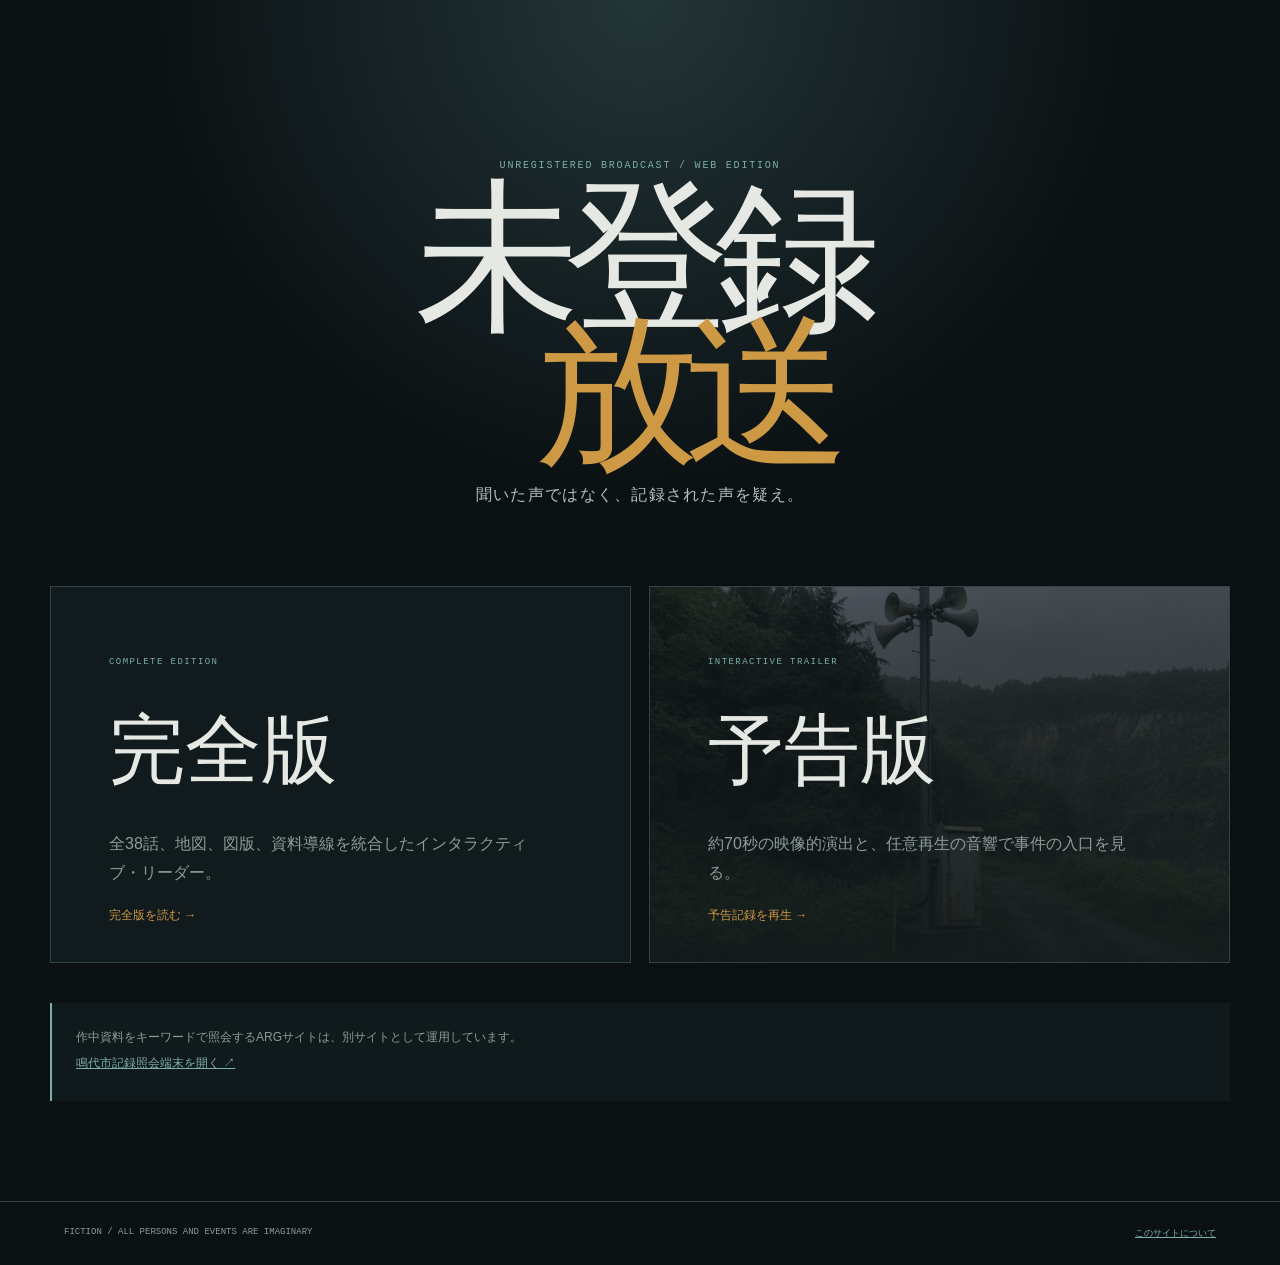
<file: index.html>
<!doctype html>
<html lang="ja">
<head>
  <meta charset="utf-8">
  <meta name="viewport" content="width=device-width,initial-scale=1">
  <meta name="theme-color" content="#0b1113">
  <meta name="description" content="『未登録放送』Web版。完全インタラクティブ版と予告版。">
  <title>未登録放送｜Web Edition</title>
  <link rel="stylesheet" href="landing.css">
</head>
<body>
  <main>
    <header class="hero">
      <p>UNREGISTERED BROADCAST / WEB EDITION</p>
      <h1>未登録<span>放送</span></h1>
      <p class="tagline">聞いた声ではなく、記録された声を疑え。</p>
    </header>
    <section class="editions" aria-label="閲覧形式を選択">
      <a class="edition complete" href="complete/">
        <small>COMPLETE EDITION</small>
        <h2>完全版</h2>
        <p>全38話、地図、図版、資料導線を統合したインタラクティブ・リーダー。</p>
        <span>完全版を読む →</span>
      </a>
      <a class="edition trailer" href="trailer/">
        <small>INTERACTIVE TRAILER</small>
        <h2>予告版</h2>
        <p>約70秒の映像的演出と、任意再生の音響で事件の入口を見る。</p>
        <span>予告記録を再生 →</span>
      </a>
    </section>
    <aside class="arg-note">
      <p>作中資料をキーワードで照会するARGサイトは、別サイトとして運用しています。</p>
      <a href="https://nonamenonowork.github.io/narushiro-archive/">鳴代市記録照会端末を開く ↗</a>
    </aside>
  </main>
  <footer><span>FICTION / ALL PERSONS AND EVENTS ARE IMAGINARY</span><a href="about.html">このサイトについて</a></footer>
</body>
</html>
</file>
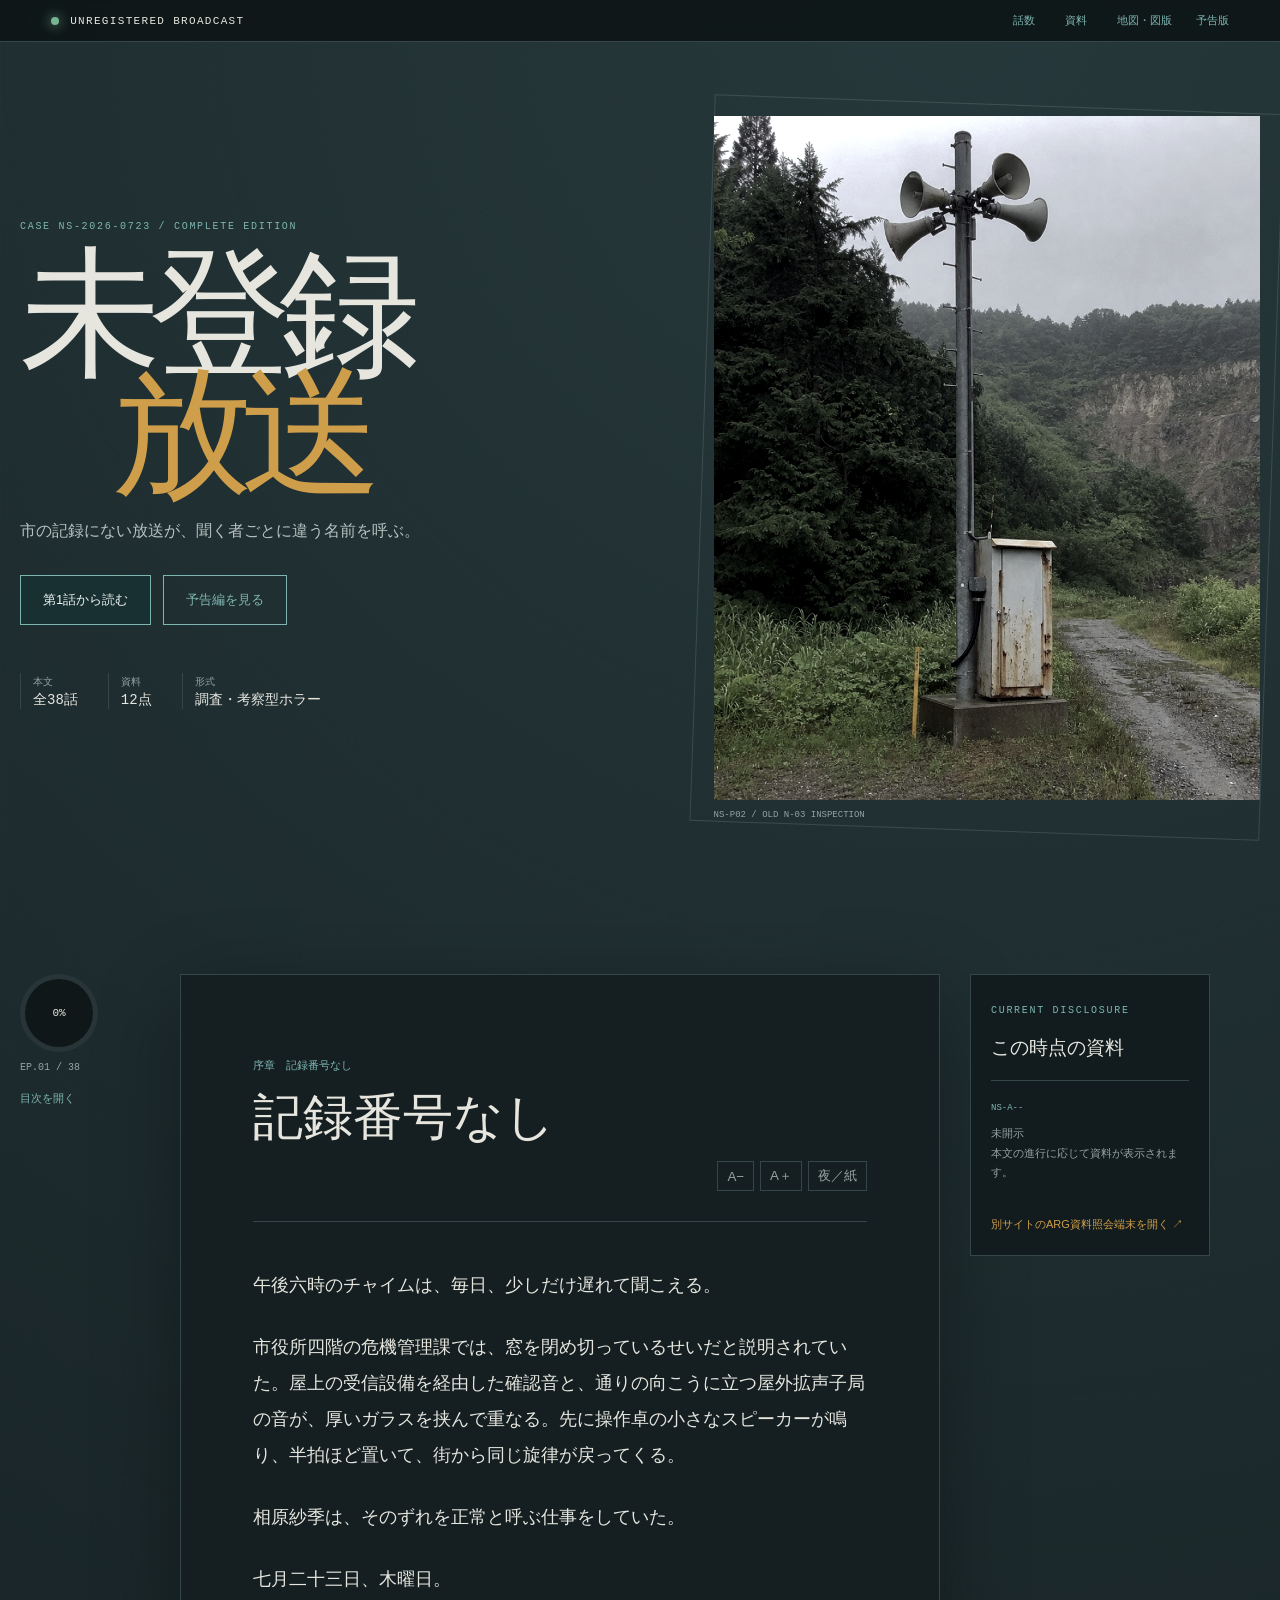
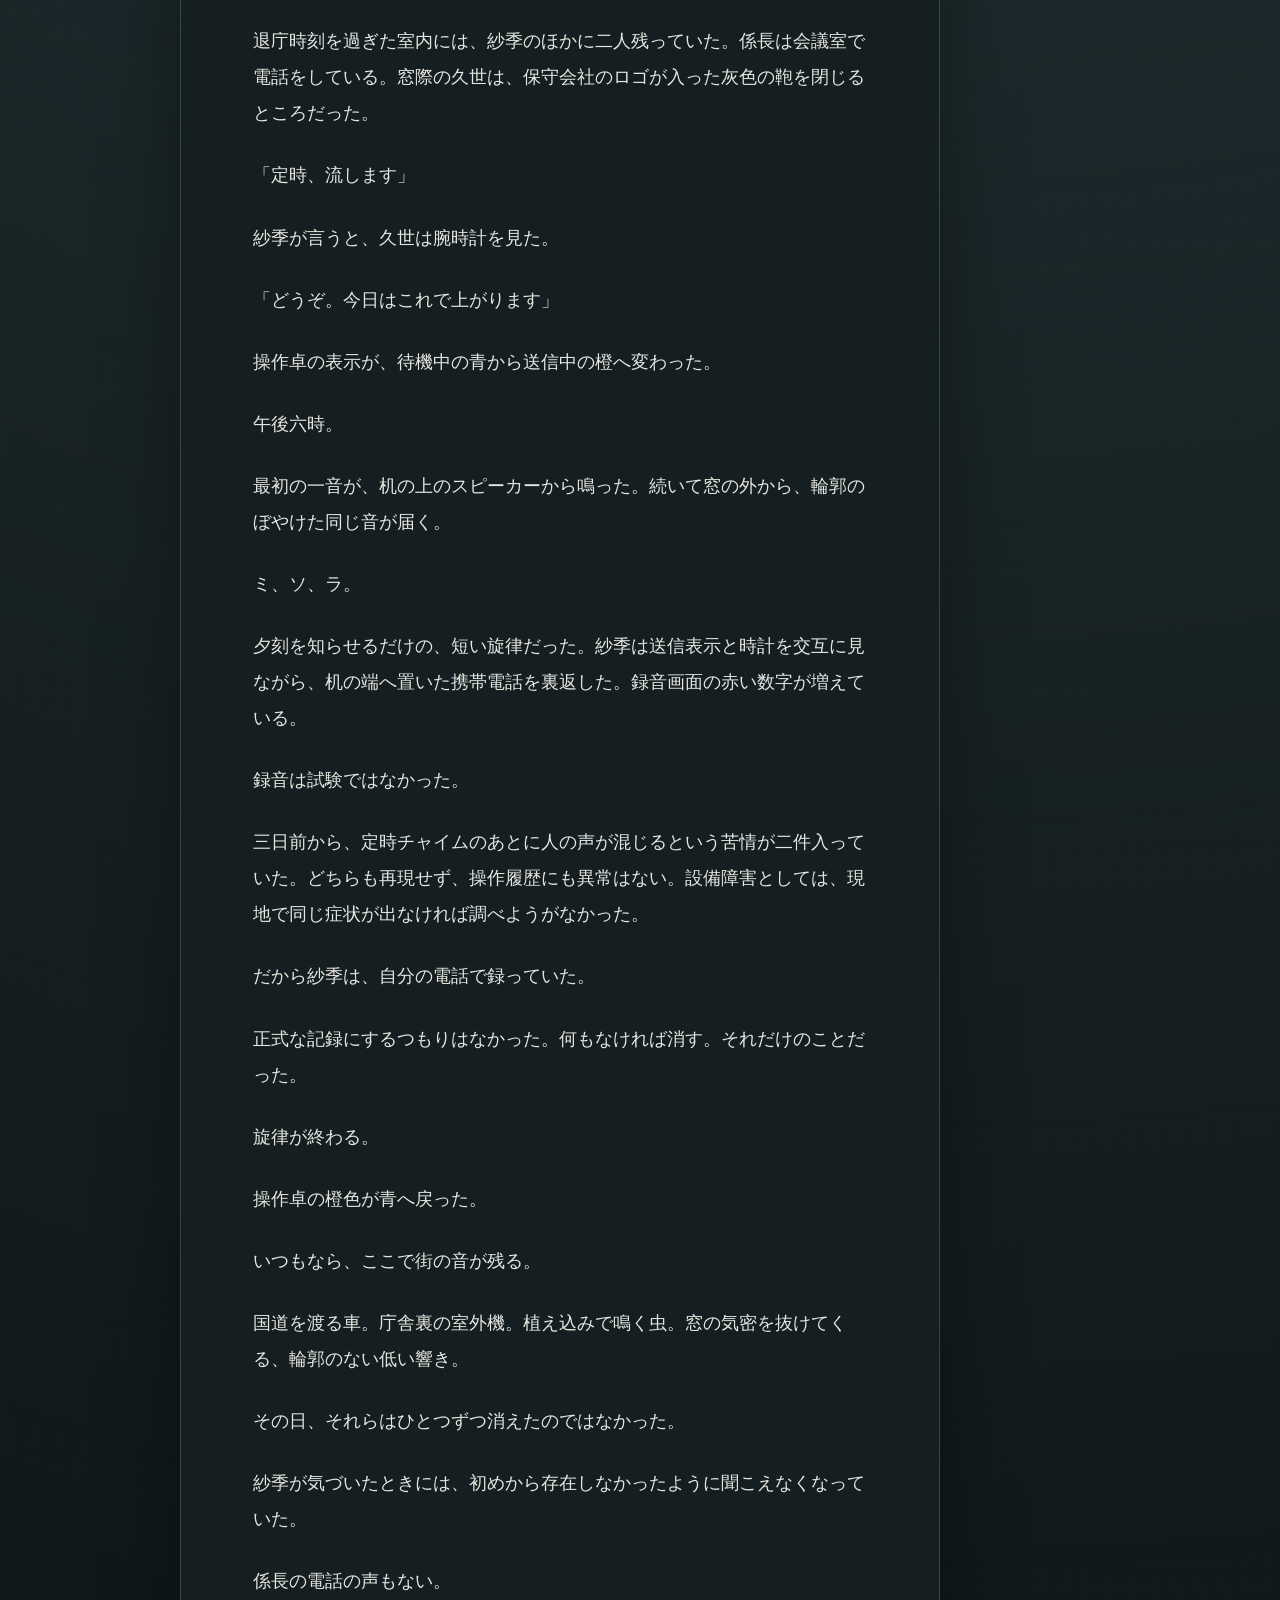
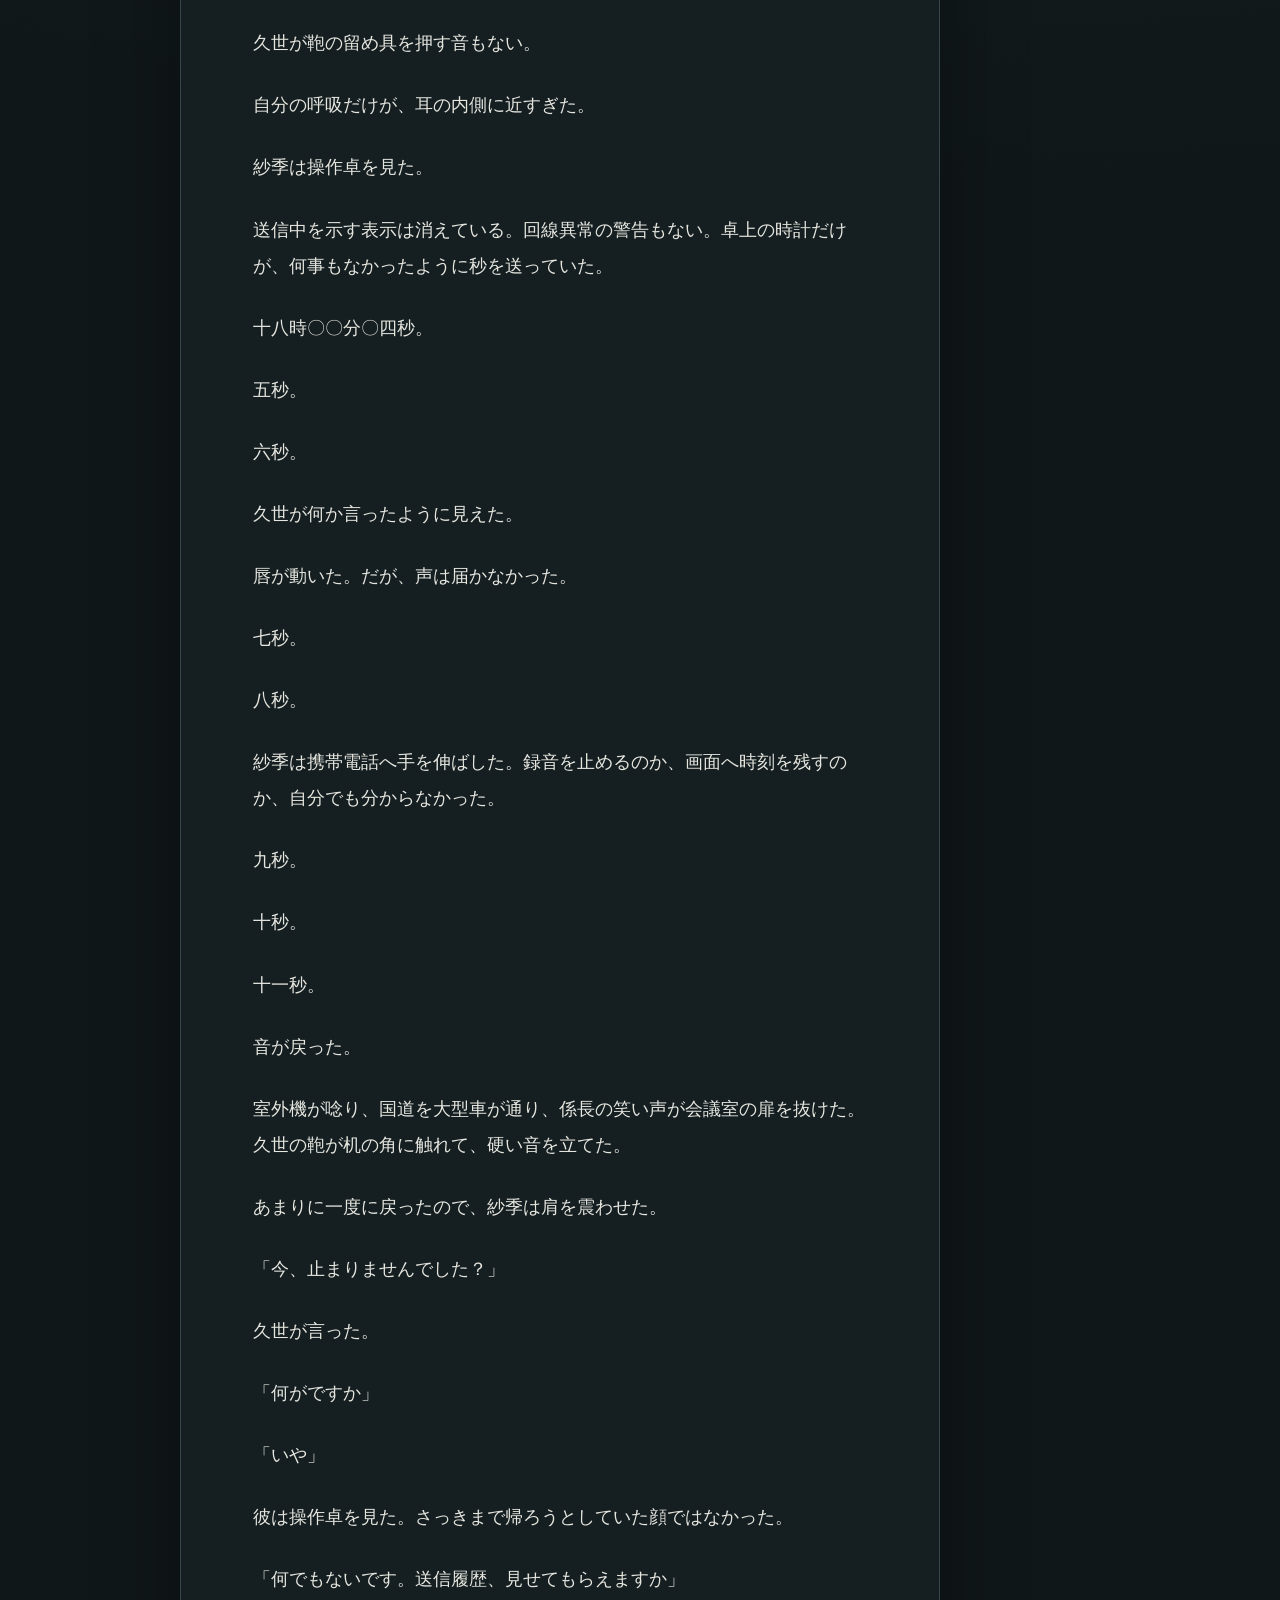
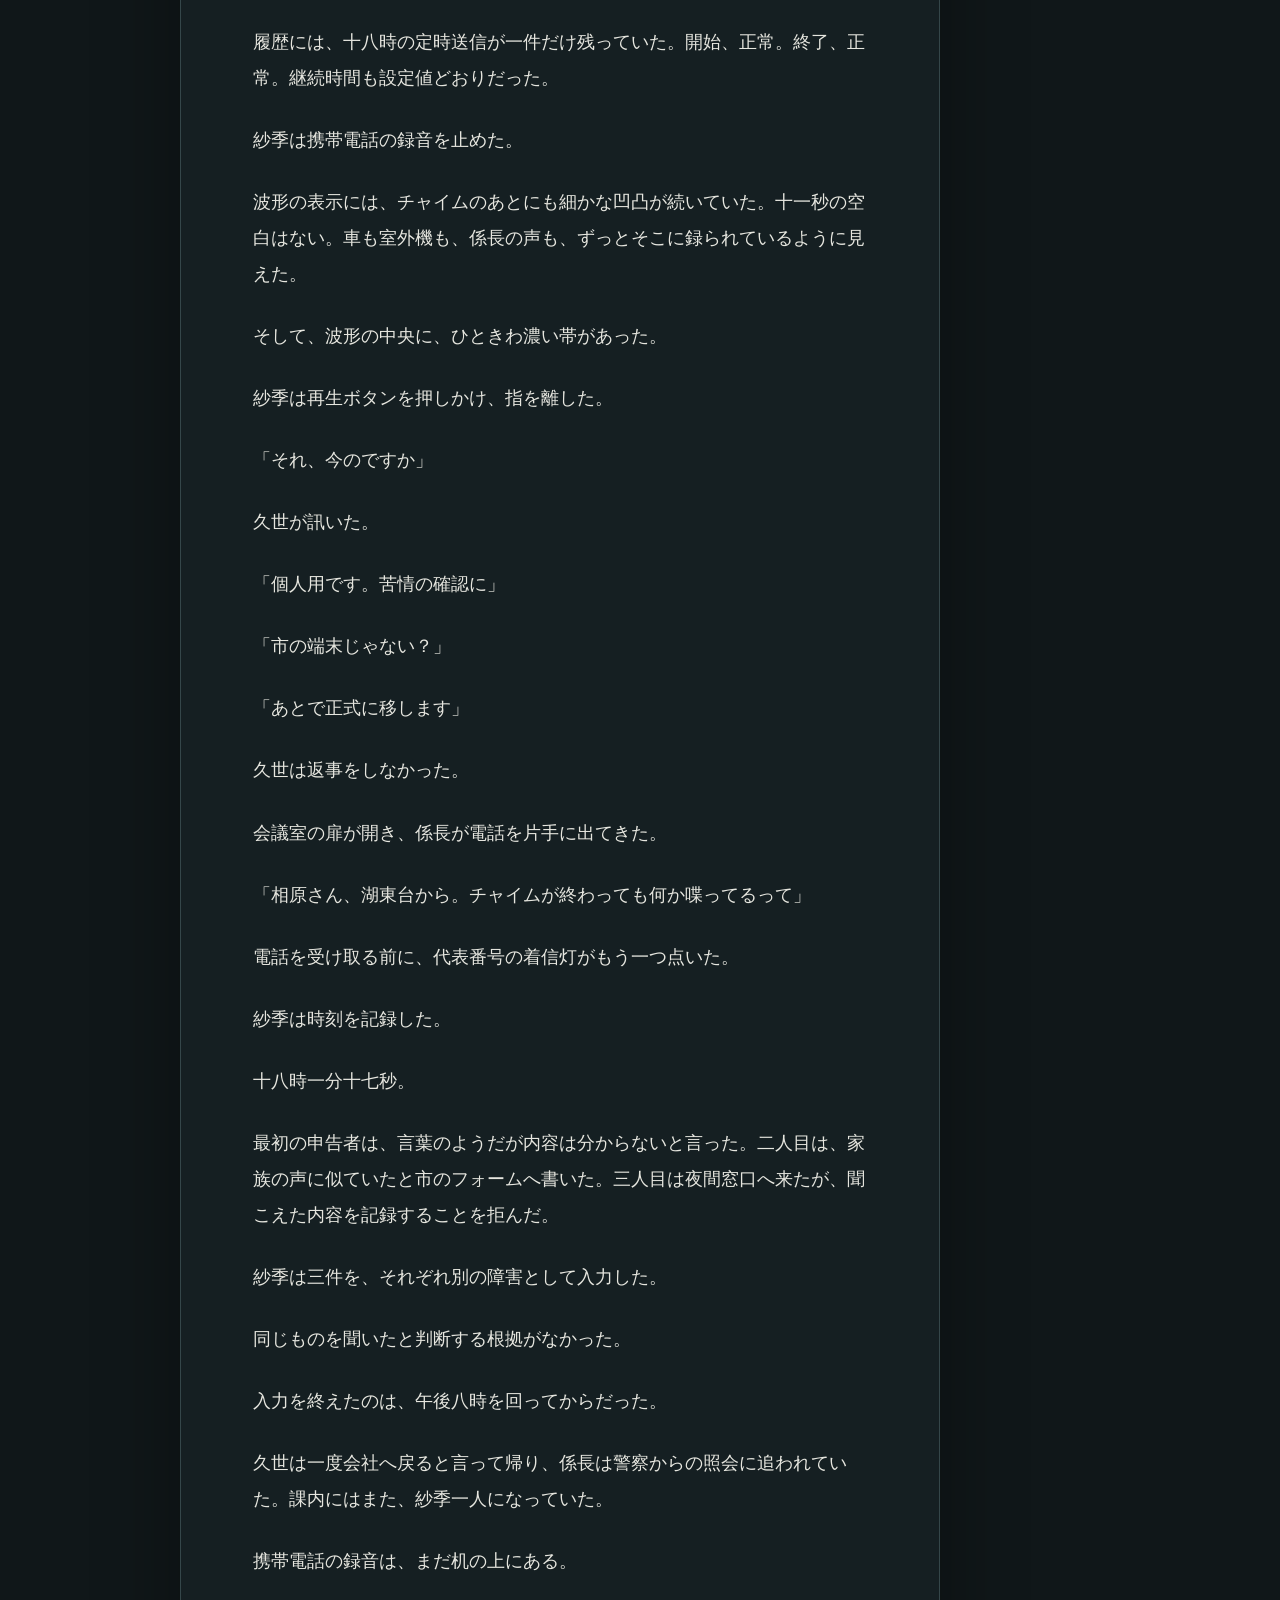
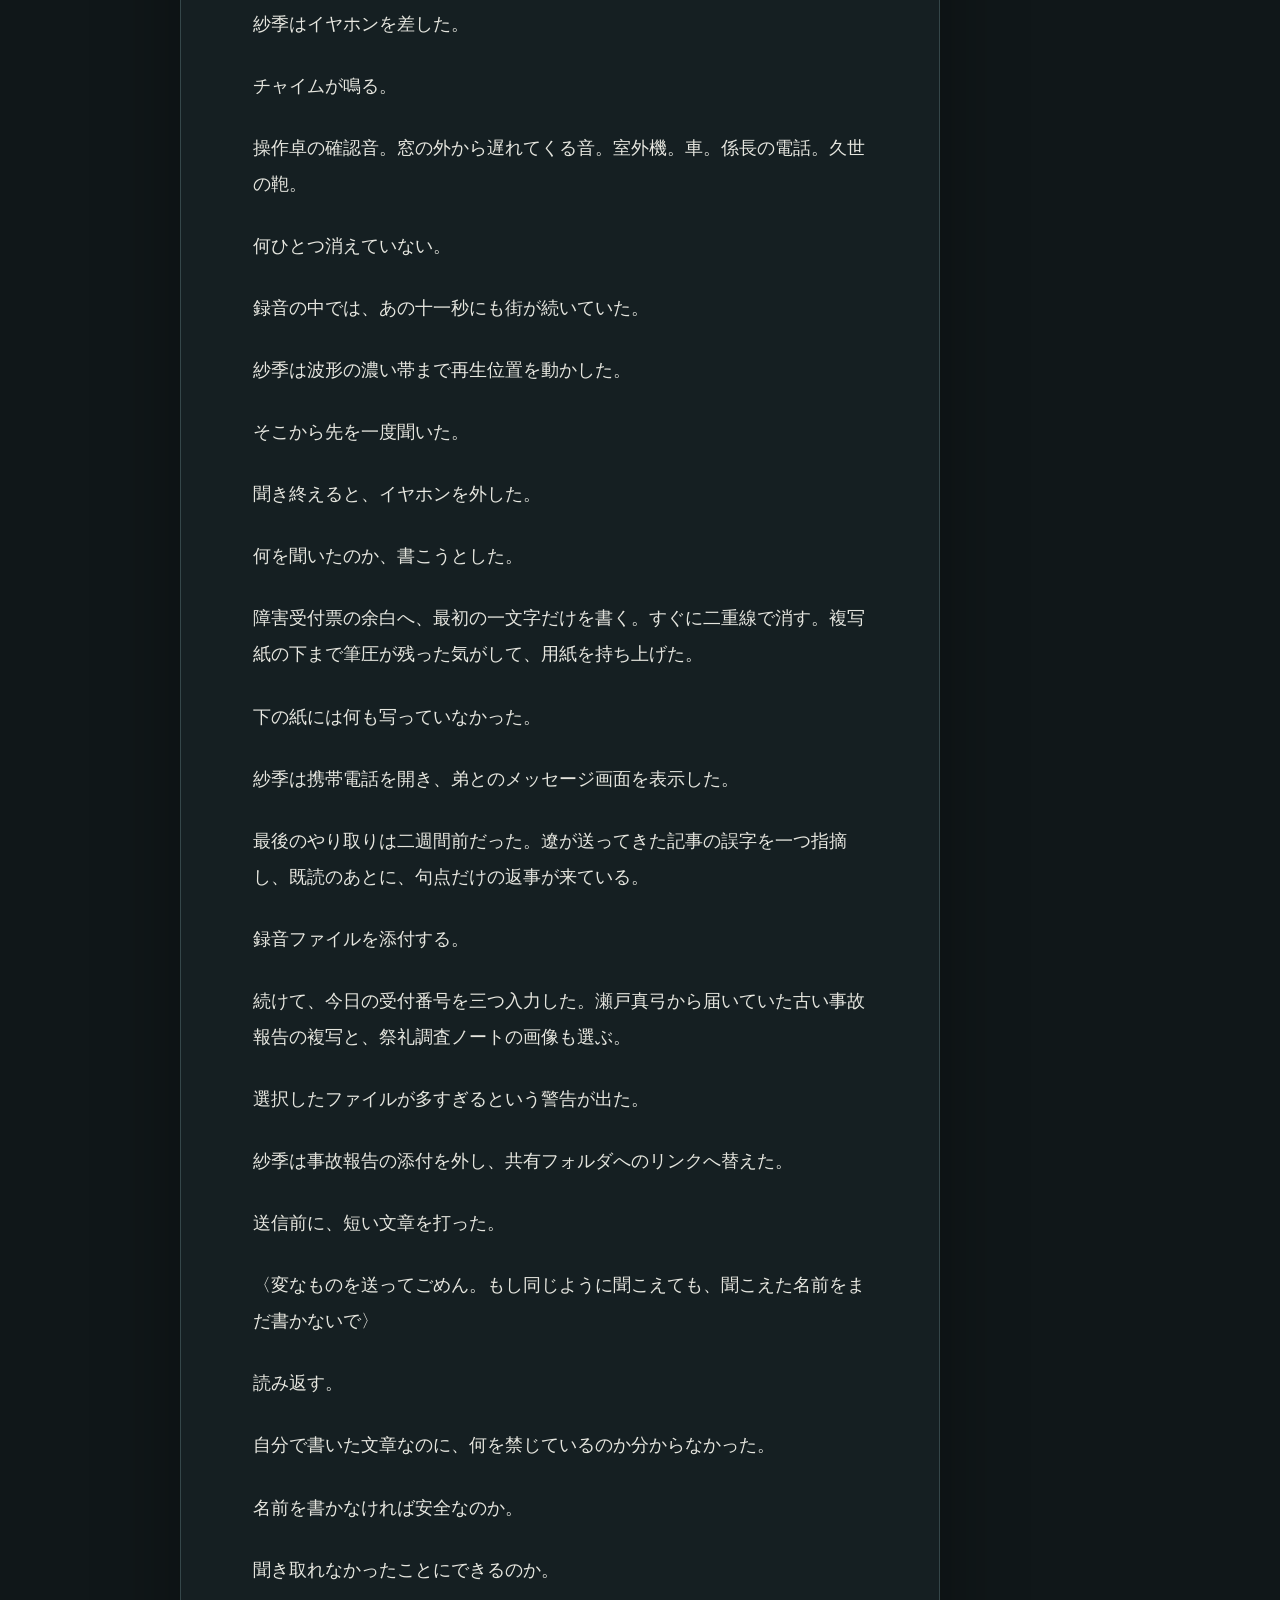
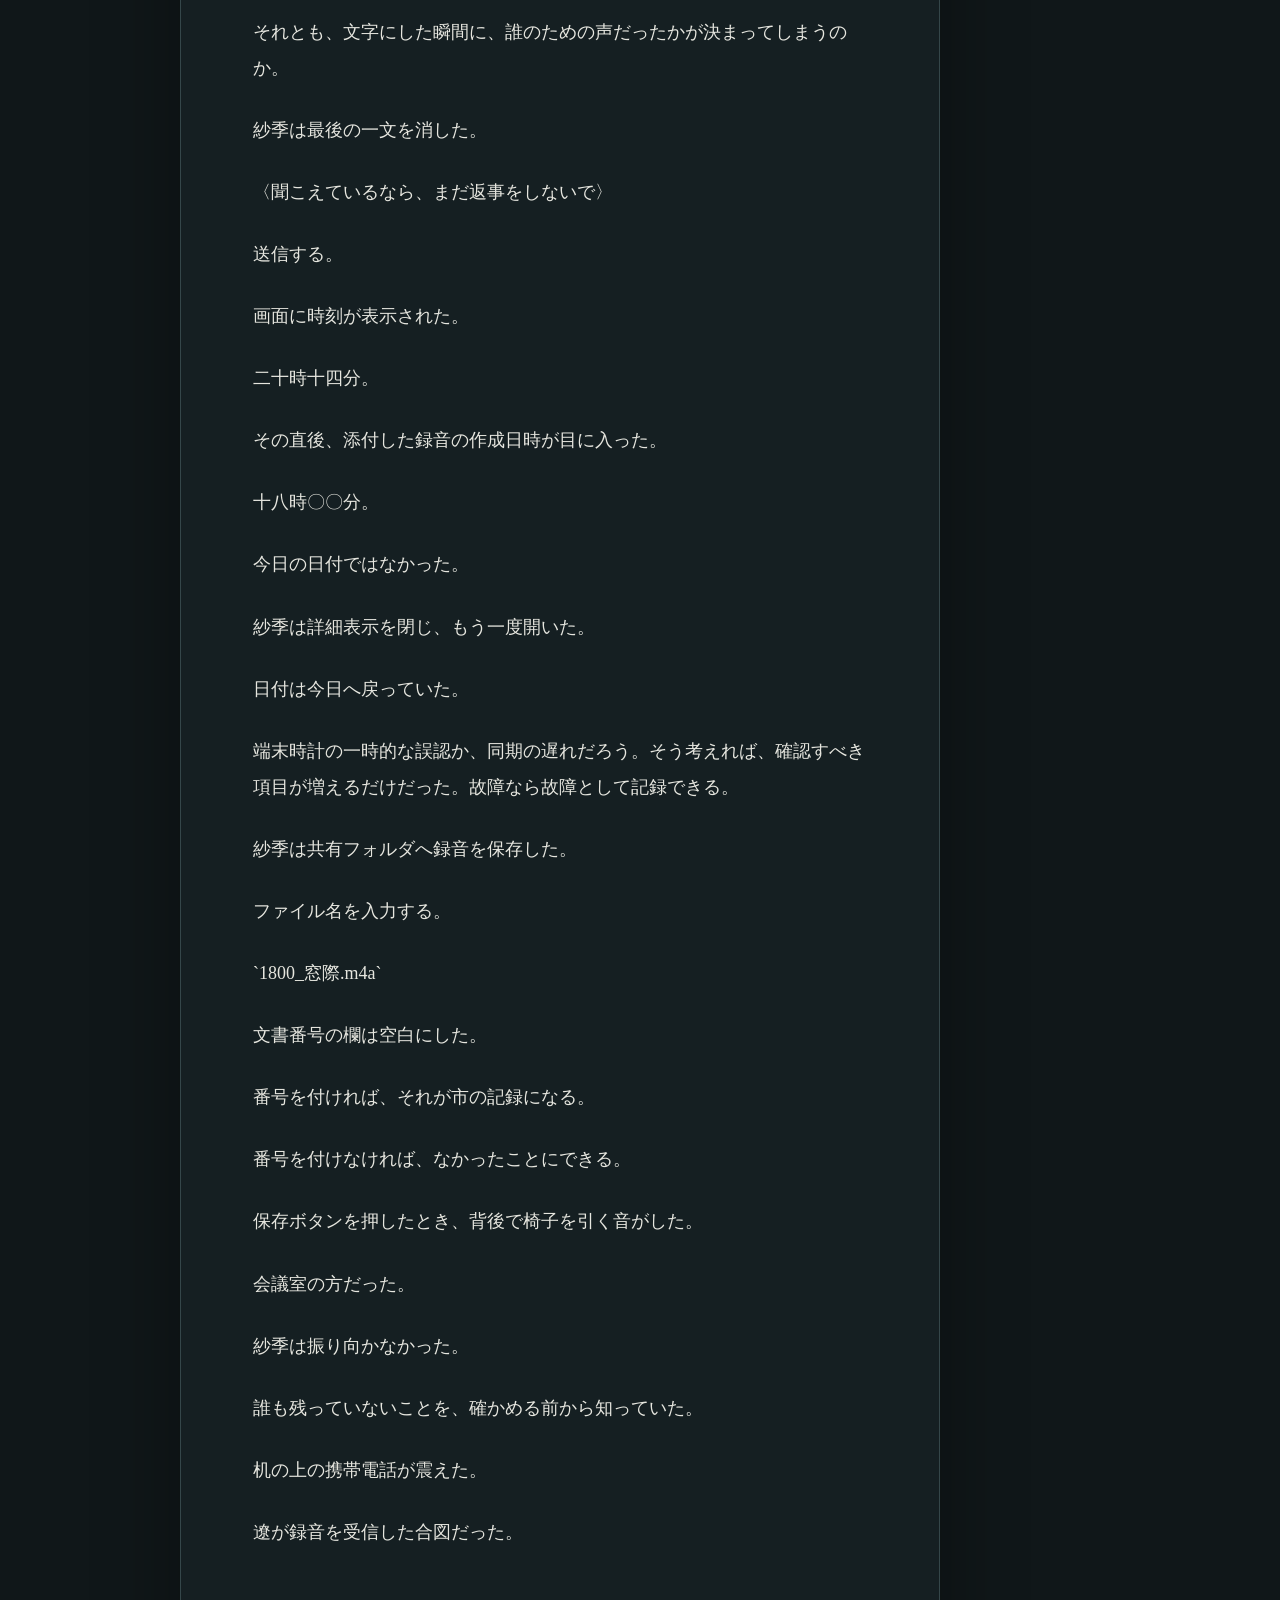
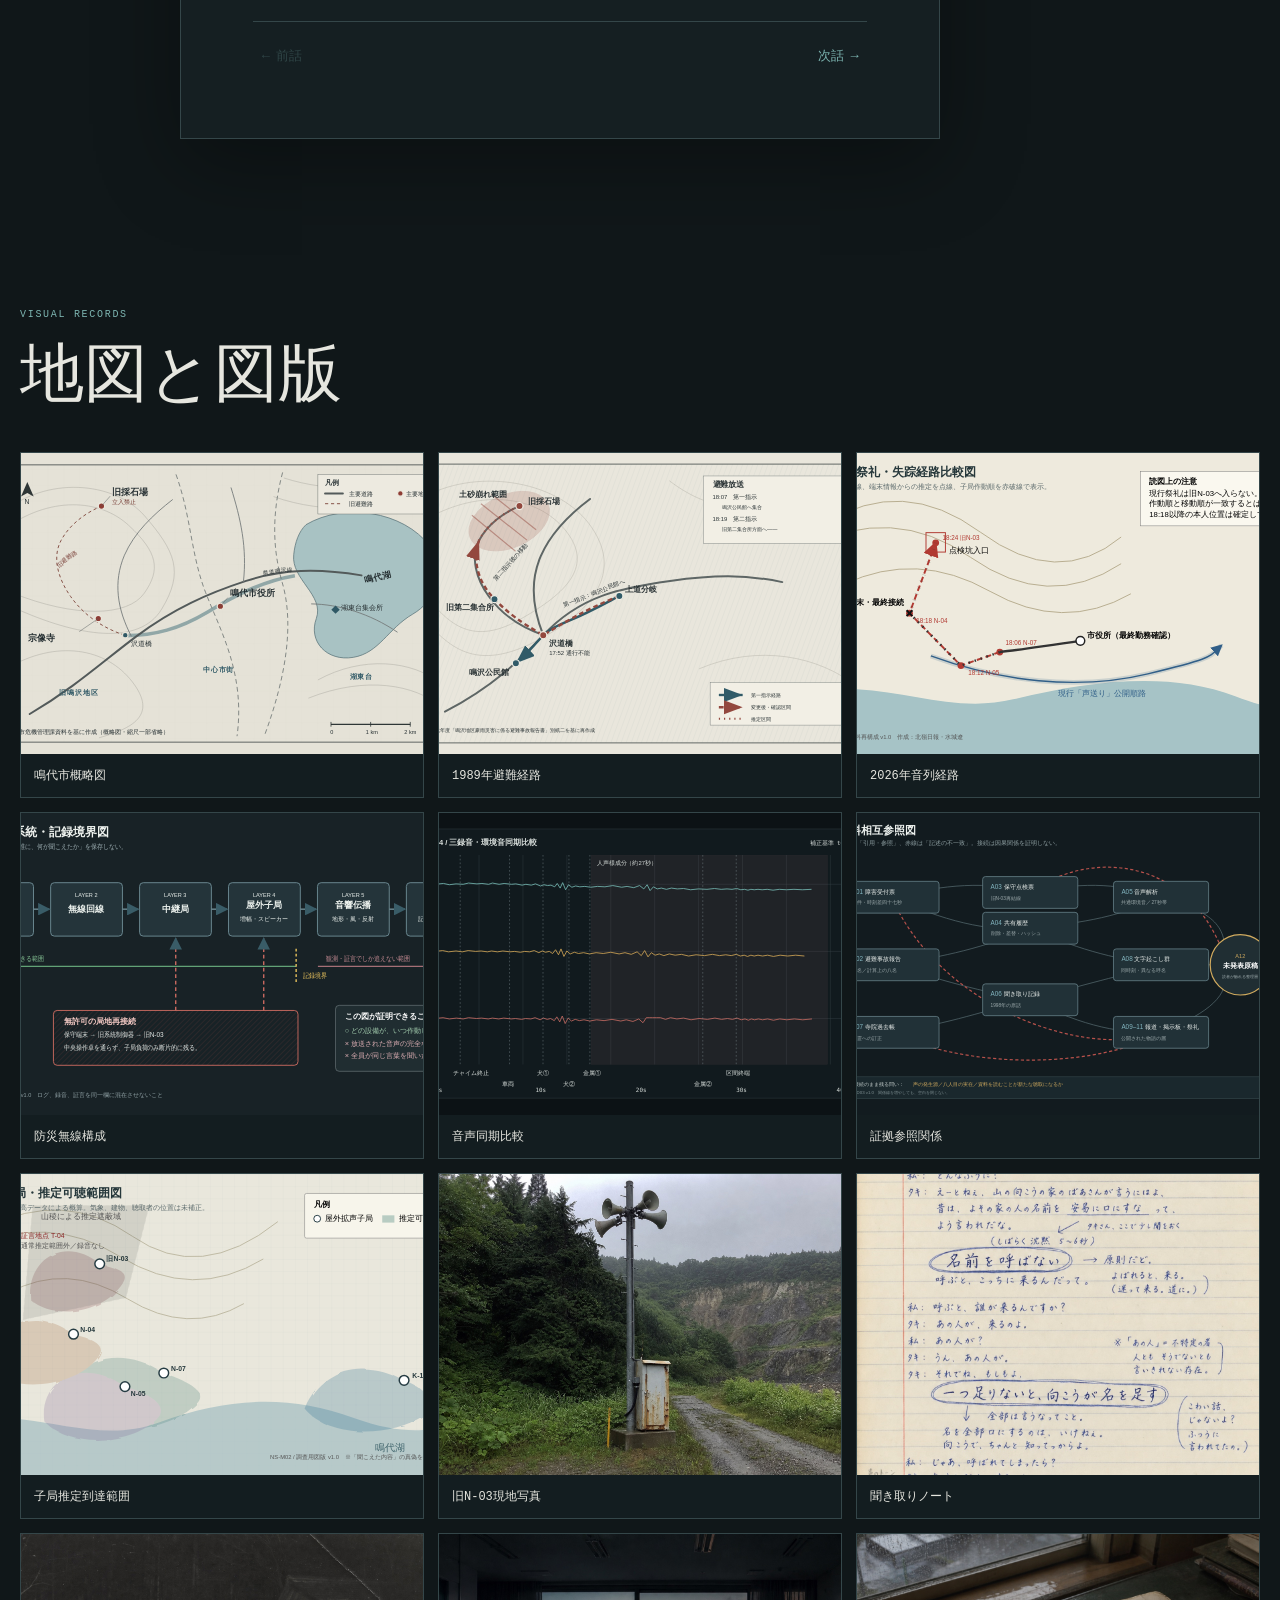
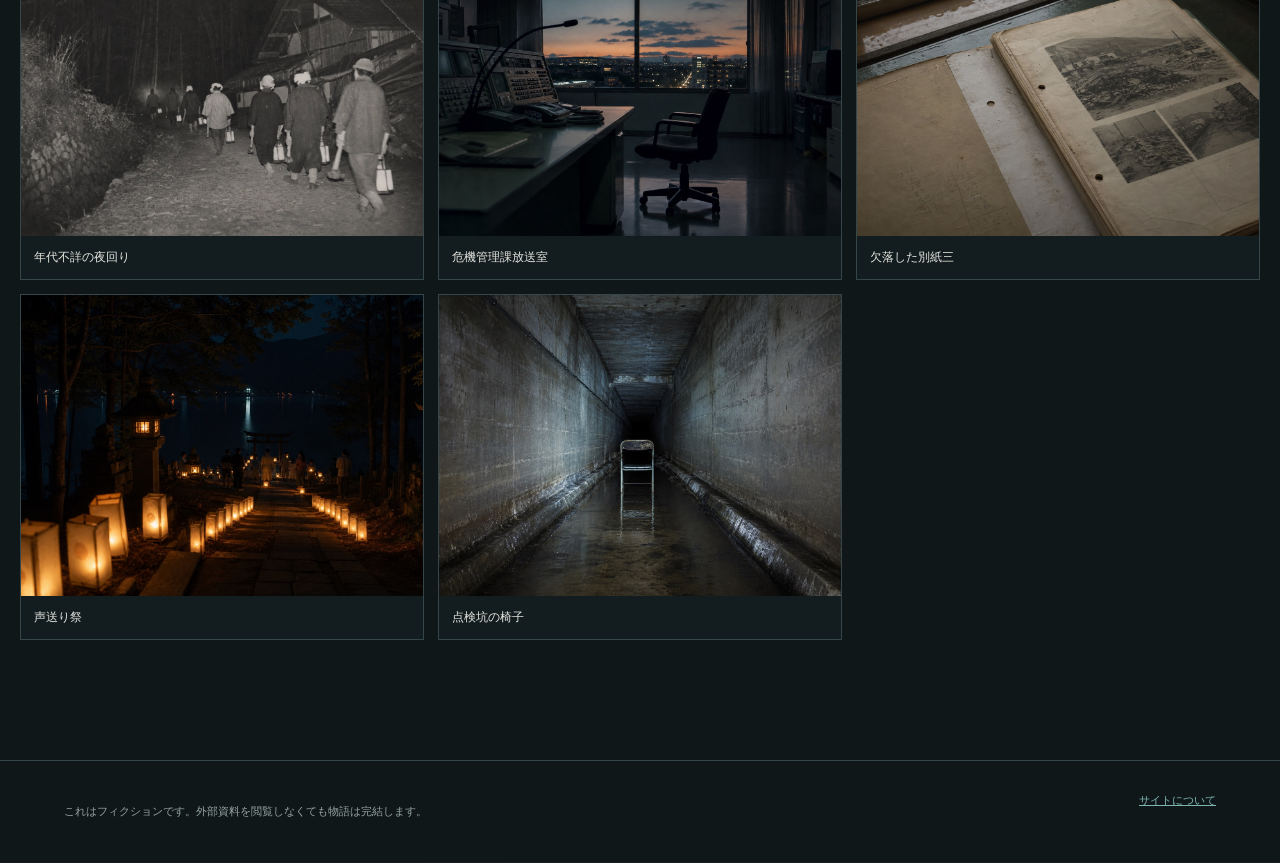
<file: complete/index.html>
<!doctype html>
<html lang="ja">
<head>
  <meta charset="utf-8">
  <meta name="viewport" content="width=device-width,initial-scale=1">
  <meta name="theme-color" content="#101719">
  <meta name="description" content="『未登録放送』完全インタラクティブ版。全38話と作中資料、地図、図版を収録。">
  <title>未登録放送｜完全インタラクティブ版</title>
  <link rel="stylesheet" href="complete.css">
</head>
<body>
  <a class="skip" href="#reader">本文へ移動</a>
  <header class="topbar">
    <a class="brand" href="../index.html"><span></span>UNREGISTERED BROADCAST</a>
    <nav aria-label="主要ナビゲーション">
      <button type="button" data-open="episodes">話数</button>
      <button type="button" data-open="evidence">資料</button>
      <button type="button" data-open="visuals">地図・図版</button>
      <a href="../trailer/index.html">予告版</a>
    </nav>
  </header>

  <main>
    <section class="opening" id="opening">
      <div class="opening-copy">
        <p class="kicker">CASE NS-2026-0723 / COMPLETE EDITION</p>
        <h1>未登録<span>放送</span></h1>
        <p class="lead">市の記録にない放送が、聞く者ごとに違う名前を呼ぶ。</p>
        <div class="opening-actions">
          <button id="start-reading" type="button">第1話から読む</button>
          <a href="../trailer/index.html">予告編を見る</a>
        </div>
        <dl class="case-stats">
          <div><dt>本文</dt><dd>全38話</dd></div>
          <div><dt>資料</dt><dd>12点</dd></div>
          <div><dt>形式</dt><dd>調査・考察型ホラー</dd></div>
        </dl>
      </div>
      <figure class="opening-visual">
        <img src="../assets/photos/old-n03-inspection.jpg" alt="山中に残された旧N-03防災無線子局。">
        <figcaption>NS-P02 / OLD N-03 INSPECTION</figcaption>
      </figure>
    </section>

    <section class="reader-shell" id="reader" aria-label="小説本文">
      <aside class="reader-rail" aria-label="読書進行">
        <div class="progress-ring" aria-hidden="true"><span id="progress-value">0%</span></div>
        <p id="episode-position">EP.01 / 38</p>
        <button type="button" data-open="episodes">目次を開く</button>
      </aside>

      <article class="reader-card">
        <header class="episode-head">
          <p id="episode-chapter">序章</p>
          <h2 id="episode-title">記録番号なし</h2>
          <div class="reader-controls" aria-label="表示設定">
            <button id="font-down" type="button" aria-label="文字を小さく">A−</button>
            <button id="font-up" type="button" aria-label="文字を大きく">A＋</button>
            <button id="theme-toggle" type="button">夜／紙</button>
          </div>
        </header>
        <div id="story-text" class="story-text"></div>
        <footer class="episode-nav">
          <button id="previous" type="button">← 前話</button>
          <button id="next" type="button">次話 →</button>
        </footer>
      </article>

      <aside class="context-panel" aria-label="現在の記録情報">
        <p class="mono">CURRENT DISCLOSURE</p>
        <h3>この時点の資料</h3>
        <div id="context-evidence"></div>
        <a href="https://nonamenonowork.github.io/narushiro-archive/">別サイトのARG資料照会端末を開く ↗</a>
      </aside>
    </section>

    <section class="visual-section" id="visual-section">
      <div class="section-title"><p>VISUAL RECORDS</p><h2>地図と図版</h2></div>
      <div class="visual-grid">
        <button class="visual-card" data-image="../assets/maps/narushiro-overview.svg" data-alt="鳴代市全域と主要地点の概略地図。"><img src="../assets/maps/narushiro-overview.svg" alt=""><span>鳴代市概略図</span></button>
        <button class="visual-card" data-image="../assets/maps/narusawa-1989-evacuation.svg" data-alt="1989年の避難経路と事故地点を示す地図。"><img src="../assets/maps/narusawa-1989-evacuation.svg" alt=""><span>1989年避難経路</span></button>
        <button class="visual-card" data-image="../assets/maps/narushiro-2026-route.svg" data-alt="2026年の申告地点と子局起動順を示す地図。"><img src="../assets/maps/narushiro-2026-route.svg" alt=""><span>2026年音列経路</span></button>
        <button class="visual-card" data-image="../assets/documents/broadcast-system.svg" data-alt="中央操作卓と局地接続の違いを示す設備構成図。"><img src="../assets/documents/broadcast-system.svg" alt=""><span>防災無線構成</span></button>
        <button class="visual-card" data-image="../assets/documents/audio-sync-comparison.svg" data-alt="三音源の環境音同期と人声様成分を比較する図。"><img src="../assets/documents/audio-sync-comparison.svg" alt=""><span>音声同期比較</span></button>
        <button class="visual-card" data-image="../assets/documents/evidence-cross-reference.svg" data-alt="十二資料の参照関係を示す図。"><img src="../assets/documents/evidence-cross-reference.svg" alt=""><span>証拠参照関係</span></button>
        <button class="visual-card" data-image="../assets/maps/narushiro-speaker-coverage.svg" data-alt="防災無線子局の推定到達範囲を示す地図。"><img src="../assets/maps/narushiro-speaker-coverage.svg" alt=""><span>子局推定到達範囲</span></button>
        <button class="visual-card" data-image="../assets/photos/old-n03-inspection.jpg" data-alt="採石場口に残る旧N-03子局の現地確認写真。"><img src="../assets/photos/old-n03-inspection.jpg" alt=""><span>旧N-03現地写真</span></button>
        <button class="visual-card" data-image="../assets/photos/interview-notebook-facsimile.jpg" data-alt="祭礼復元調査の手書き聞き取りノート。"><img src="../assets/photos/interview-notebook-facsimile.jpg" alt=""><span>聞き取りノート</span></button>
        <button class="visual-card" data-image="../assets/photos/night-watch-undated.jpg" data-alt="提灯と拍子木を持つ夜回りの年代不詳写真。"><img src="../assets/photos/night-watch-undated.jpg" alt=""><span>年代不詳の夜回り</span></button>
        <button class="visual-card" data-image="../assets/photos/city-hall-broadcast-room.jpg" data-alt="夕刻の鳴代市危機管理課。放送卓と引かれた椅子。"><img src="../assets/photos/city-hall-broadcast-room.jpg" alt=""><span>危機管理課放送室</span></button>
        <button class="visual-card" data-image="../assets/photos/missing-attachment-archive.jpg" data-alt="別紙三が欠落した1989年事故報告の閲覧机。"><img src="../assets/photos/missing-attachment-archive.jpg" alt=""><span>欠落した別紙三</span></button>
        <button class="visual-card" data-image="../assets/photos/voice-sending-festival.jpg" data-alt="湖畔の声送り祭。音を聞くため人々が動きを止める。"><img src="../assets/photos/voice-sending-festival.jpg" alt=""><span>声送り祭</span></button>
        <button class="visual-card" data-image="../assets/photos/inspection-tunnel-chair.jpg" data-alt="旧採石場点検坑。壁へ向けて置かれた折り畳み椅子。"><img src="../assets/photos/inspection-tunnel-chair.jpg" alt=""><span>点検坑の椅子</span></button>
      </div>
    </section>
  </main>

  <dialog id="drawer" class="drawer">
    <div class="drawer-head"><h2 id="drawer-title">目次</h2><button id="drawer-close" type="button" aria-label="閉じる">×</button></div>
    <div id="drawer-content"></div>
  </dialog>

  <dialog id="lightbox" class="lightbox">
    <button id="lightbox-close" type="button" aria-label="閉じる">×</button>
    <img id="lightbox-image" alt="">
    <p id="lightbox-caption"></p>
  </dialog>

  <footer class="site-footer">
    <p>これはフィクションです。外部資料を閲覧しなくても物語は完結します。</p>
    <a href="../about.html">サイトについて</a>
  </footer>
  <script src="story-data.js"></script>
  <script src="complete.js"></script>
</body>
</html>
</file>
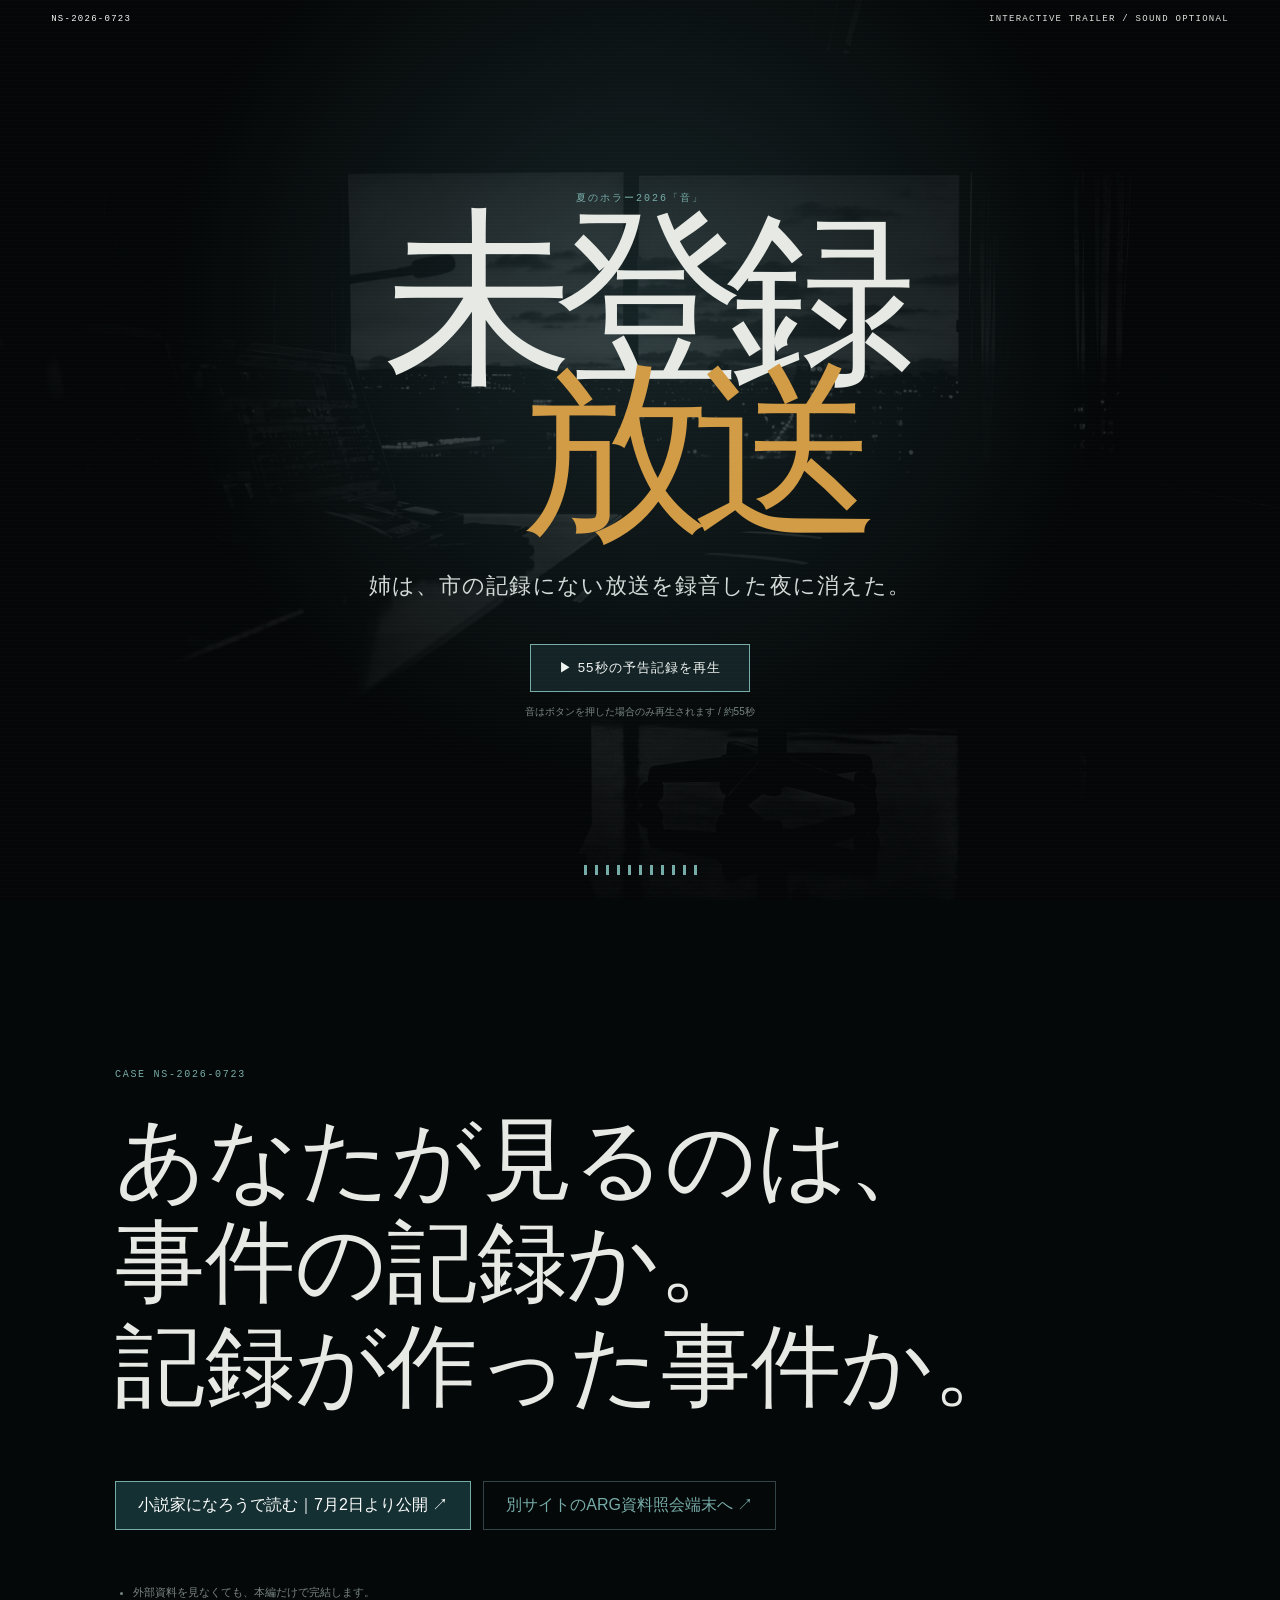
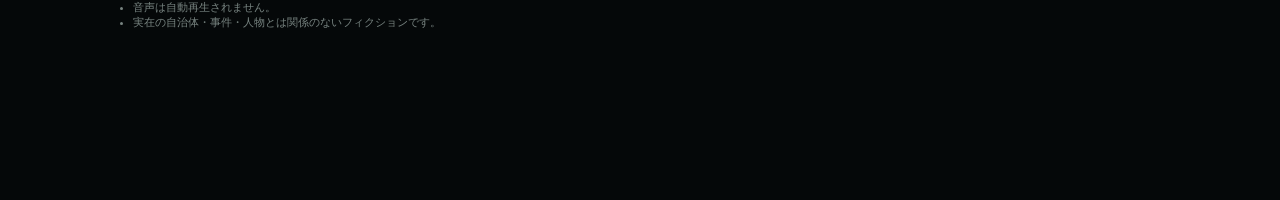
<file: trailer/index.html>
<!doctype html>
<html lang="ja">
<head>
  <meta charset="utf-8">
  <meta name="viewport" content="width=device-width,initial-scale=1">
  <meta name="theme-color" content="#050809">
  <meta name="description" content="姉の失踪、聞く者ごとに変わる声、37年前の事故を追う『未登録放送』インタラクティブ予告版。">
  <title>未登録放送｜インタラクティブ予告版</title>
  <link rel="stylesheet" href="trailer.css">
</head>
<body>
  <a class="skip" href="#trailer">予告編へ移動</a>
  <header class="trailer-head"><a href="../index.html">NS-2026-0723</a><p>INTERACTIVE TRAILER / SOUND OPTIONAL</p></header>
  <main id="trailer">
    <section class="poster" id="poster">
      <div class="poster-noise" aria-hidden="true"></div>
      <div class="poster-copy">
        <p>夏のホラー2026「音」</p>
        <h1>未登録<span>放送</span></h1>
        <p class="tagline">姉は、市の記録にない放送を録音した夜に消えた。</p>
        <button id="play" type="button"><span>▶</span> 55秒の予告記録を再生</button>
        <small>音はボタンを押した場合のみ再生されます / 約55秒</small>
      </div>
      <div class="poster-meter" aria-hidden="true"><i></i><i></i><i></i><i></i><i></i><i></i><i></i><i></i><i></i><i></i><i></i></div>
    </section>

    <section class="cinema" id="cinema" aria-live="polite" aria-label="予告編">
      <div class="screen">
        <figure class="shot active" data-at="0"><img src="../assets/photos/city-hall-broadcast-room.jpg" alt="夕刻の市役所放送室。"><figcaption><span>JUL 23 / 18:00</span><strong>姉は、防災無線を録音した夜に消えた。</strong><small>失踪者・三枝美鈴、市危機管理課職員。</small></figcaption></figure>
        <figure class="shot right" data-at="4"><img src="../assets/documents/broadcast-system.svg" alt="防災無線の設備構成図。"><figcaption><span>SYSTEM LOG</span><strong>中央操作卓の記録は「正常」。</strong><small>18時以降の送信履歴は存在しない。</small></figcaption></figure>
        <figure class="shot" data-at="8"><img src="../assets/documents/audio-sync-comparison.svg" alt="三つの録音の音声比較図。"><figcaption><span>REC 01</span><strong>同じ音声が、弟には「りょう」と聞こえた。</strong><small>録音には、人声と断定できる成分がない。</small></figcaption></figure>
        <figure class="shot right" data-at="12"><img src="../assets/photos/interview-notebook-facsimile.jpg" alt="手書きの聞き取りノート。"><figcaption><span>TESTIMONY</span><strong>別の聞き手には、亡くなった母の声。</strong><small>証言者ごとに呼ばれた名前が違う。</small></figcaption></figure>
        <figure class="shot" data-at="16"><img src="../assets/photos/old-n03-inspection.jpg" alt="山中の旧N-03防災無線子局。"><figcaption><span>OLD N-03</span><strong>廃止されたはずの子局からも申告が届く。</strong><small>採石場口・電源切断済み。</small></figcaption></figure>
        <figure class="shot right" data-at="20"><img src="../assets/photos/missing-attachment-archive.jpg" alt="別紙が抜き取られた古い事故報告書。"><figcaption><span>1989 / MISSING FILE</span><strong>三十七年前の事故。欠落した点呼表。</strong><small>綴じ穴だけが「別紙三」の存在を示す。</small></figcaption></figure>
        <figure class="shot" data-at="24"><img src="../assets/maps/narusawa-1989-evacuation.svg" alt="1989年の避難経路と事故地点。"><figcaption><span>HEAD COUNT</span><strong>公式は七人。計算は八人。</strong><small>救助記録と慰霊名簿で、一人分が合わない。</small></figcaption></figure>
        <figure class="shot right" data-at="28"><img src="../assets/photos/night-watch-undated.jpg" alt="提灯と拍子木を持つ夜回りの古写真。"><figcaption><span>RESTORED RITUAL</span><strong>事故後に作り直された「声送り祭」。</strong><small>失われたはずの手順を、誰が復元したのか。</small></figcaption></figure>
        <figure class="shot" data-at="32"><img src="../assets/photos/voice-sending-festival.jpg" alt="夜の湖畔で行われる声送り祭。"><figcaption><span>18:06 → 18:24</span><strong>祭礼の夜、四つの子局が六分間隔で鳴る。</strong><small>人々は、聞こえた名に返事をしない。</small></figcaption></figure>
        <figure class="shot right" data-at="36"><img src="../assets/maps/narushiro-2026-route.svg" alt="子局の起動順が採石場へ続く地図。"><figcaption><span>SIGNAL ROUTE</span><strong>音の順番だけが、採石場へ続いていた。</strong><small>放送網では説明できない移動。</small></figcaption></figure>
        <figure class="shot" data-at="40"><img src="../assets/photos/inspection-tunnel-chair.jpg" alt="旧採石場の点検坑と折り畳み椅子。"><figcaption><span>INSPECTION TUNNEL</span><strong>坑道の奥に、録音と同じ椅子の音。</strong><small>壁へ向けて置かれた、一脚。</small></figcaption></figure>
        <figure class="shot right" data-at="44"><img src="../assets/documents/evidence-cross-reference.svg" alt="十二資料の参照関係図。"><figcaption><span>12 RECORDS</span><strong>掲示板、記事、記憶。記録するほど声は揃っていく。</strong><small>それは真相か、それとも感染か。</small></figcaption></figure>
        <figure class="shot final-shot" data-at="48"><div class="final-card"><p>人間が行ったことは、解明できる。<br><b>だが、声まで人間が送ったとは限らない。</b></p><h2>未登録放送</h2><span>小説家になろうにて 7月2日より公開</span></div><figcaption><span>全38話 / 調査・考察型ホラー</span><strong>聞こえているなら、まだ返事をしないで。</strong></figcaption></figure>
        <div class="scanline" aria-hidden="true"></div>
      </div>
      <div class="transport"><button id="toggle" type="button" aria-label="再生・一時停止">▶</button><div class="timeline"><i id="timeline-progress"></i></div><time id="time">00:00 / 00:55</time><button id="sound" type="button" aria-pressed="true">音 ON</button></div>
    </section>

    <section class="after-trailer" id="after-trailer">
      <p>CASE NS-2026-0723</p><h2>あなたが見るのは、<br>事件の記録か。<br>記録が作った事件か。</h2>
      <div class="cta-row"><a class="primary" href="https://syosetu.com/" target="_blank" rel="noopener">小説家になろうで読む｜7月2日より公開 ↗</a><a href="https://nonamenonowork.github.io/narushiro-archive/">別サイトのARG資料照会端末へ ↗</a></div>
      <ul><li>外部資料を見なくても、本編だけで完結します。</li><li>音声は自動再生されません。</li><li>実在の自治体・事件・人物とは関係のないフィクションです。</li></ul>
    </section>
  </main>
  <script src="trailer.js"></script>
</body>
</html>
</file>
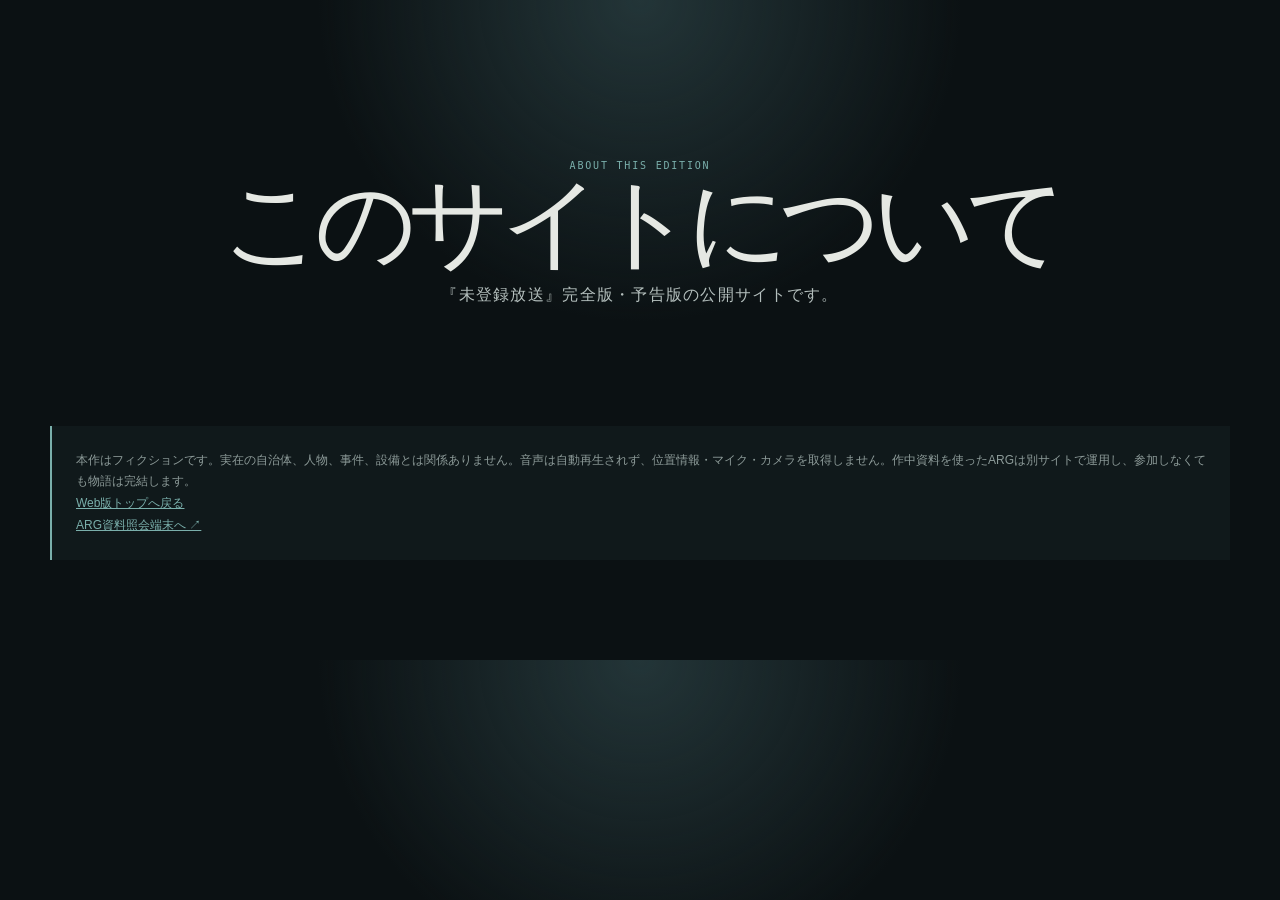
<file: about.html>
<!doctype html><html lang="ja"><head><meta charset="utf-8"><meta name="viewport" content="width=device-width,initial-scale=1"><title>このサイトについて｜未登録放送</title><link rel="stylesheet" href="landing.css"></head><body><main><section class="hero"><p>ABOUT THIS EDITION</p><h1 style="font-size:clamp(48px,9vw,100px)">このサイトについて</h1><p class="tagline">『未登録放送』完全版・予告版の公開サイトです。</p></section><aside class="arg-note"><p>本作はフィクションです。実在の自治体、人物、事件、設備とは関係ありません。音声は自動再生されず、位置情報・マイク・カメラを取得しません。作中資料を使ったARGは別サイトで運用し、参加しなくても物語は完結します。</p><p><a href="index.html">Web版トップへ戻る</a></p><p><a href="https://nonamenonowork.github.io/narushiro-archive/">ARG資料照会端末へ ↗</a></p></aside></main></body></html>
</file>
<file: landing.css>
:root{--bg:#0b1113;--ink:#e5e8e3;--muted:#8d9b99;--line:#324347;--cyan:#7aafab;--amber:#ce9944}*{box-sizing:border-box}body{margin:0;background:radial-gradient(circle at 50% 0,#233538 0,transparent 35%),var(--bg);color:var(--ink);font-family:"Hiragino Kaku Gothic ProN","Yu Gothic",sans-serif;line-height:1.8}main{width:min(1180px,calc(100% - 36px));margin:auto}.hero{padding:clamp(75px,12vw,150px) 0 60px;text-align:center}.hero>p:first-child{color:var(--cyan);font:10px ui-monospace,monospace;letter-spacing:.18em}.hero h1{margin:.12em 0;font:clamp(70px,14vw,165px)/.82 "Yu Mincho",serif;font-weight:500;letter-spacing:-.09em}.hero h1 span{display:block;margin-left:.55em;color:var(--amber)}.tagline{color:#b4bfbd;letter-spacing:.08em}.editions{display:grid;grid-template-columns:1fr 1fr;gap:18px}.edition{position:relative;min-height:350px;padding:clamp(28px,5vw,58px);border:1px solid var(--line);background:#111b1e;color:var(--ink);text-decoration:none;overflow:hidden}.edition:after{content:"";position:absolute;inset:0;background:linear-gradient(120deg,transparent 40%,#ffffff0a);transform:translateX(-100%);transition:transform .5s}.edition:hover:after{transform:translateX(0)}.edition small{color:var(--cyan);font:9px ui-monospace,monospace;letter-spacing:.16em}.edition h2{margin:.35em 0;font:clamp(42px,7vw,76px) "Yu Mincho",serif;font-weight:500}.edition p{max-width:430px;color:var(--muted)}.edition span{position:absolute;left:clamp(28px,5vw,58px);bottom:35px;color:var(--amber);font-size:12px}.trailer{background:linear-gradient(#11191bb5,#11191bf0),url("assets/photos/old-n03-inspection.jpg") center/cover}.arg-note{margin:40px 0 100px;padding:24px;border-left:2px solid var(--cyan);background:#10191b}.arg-note p{margin:0;color:var(--muted);font-size:12px}.arg-note a{color:var(--cyan);font-size:12px}footer{display:flex;justify-content:space-between;padding:25px clamp(18px,5vw,70px);border-top:1px solid var(--line);color:var(--muted);font:9px ui-monospace,monospace}footer a{color:var(--cyan)}@media(max-width:680px){.hero h1{font-size:78px}.editions{grid-template-columns:1fr}.edition{min-height:300px}footer{display:block}footer a{display:block;margin-top:8px}}@media(prefers-reduced-motion:reduce){*{transition:none!important}}
</file>
<file: complete/complete.css>
:root{--bg:#101719;--panel:#172124;--ink:#e6e6df;--muted:#94a3a1;--line:#344649;--accent:#cf9e4a;--cyan:#7db5b1;--danger:#af5b54;--reader-size:18px}*{box-sizing:border-box}html{scroll-behavior:smooth}body{margin:0;background:radial-gradient(circle at 75% 0,#26383b 0,transparent 28%),var(--bg);color:var(--ink);font-family:"Hiragino Kaku Gothic ProN","Yu Gothic",sans-serif;line-height:1.8}.skip{position:fixed;top:-80px;left:12px;z-index:99;background:#fff;color:#111;padding:8px}.skip:focus{top:12px}.topbar{position:sticky;top:0;z-index:20;display:flex;justify-content:space-between;align-items:center;padding:12px clamp(16px,4vw,64px);border-bottom:1px solid var(--line);background:#0e1517e8;backdrop-filter:blur(14px)}.brand{display:flex;align-items:center;gap:11px;color:var(--ink);font:11px ui-monospace,monospace;letter-spacing:.12em;text-decoration:none}.brand span{width:8px;height:8px;border-radius:50%;background:#77b493;box-shadow:0 0 12px #77b493}.topbar nav{display:flex;gap:18px;align-items:center}.topbar button,.topbar nav a{border:0;background:none;color:var(--cyan);font:11px ui-monospace,monospace;text-decoration:none;cursor:pointer}.opening{min-height:calc(100vh - 48px);display:grid;grid-template-columns:1.05fr .95fr;align-items:center;gap:clamp(35px,7vw,100px);width:min(1300px,calc(100% - 40px));margin:auto;padding:70px 0}.kicker,.mono,.section-title p{color:var(--cyan);font:10px ui-monospace,monospace;letter-spacing:.17em}.opening h1{margin:.16em 0;font:clamp(64px,11vw,150px)/.85 "Yu Mincho",serif;font-weight:500;letter-spacing:-.08em}.opening h1 span{display:block;color:var(--accent);margin-left:.65em}.lead{max-width:520px;color:#b6c1bf}.opening-actions{display:flex;gap:12px;margin:30px 0}.opening-actions button,.opening-actions a{padding:12px 22px;border:1px solid var(--cyan);background:#193033;color:#edf4f1;text-decoration:none;font-size:13px;cursor:pointer}.opening-actions a{background:transparent;color:var(--cyan)}.case-stats{display:flex;gap:30px;margin-top:48px}.case-stats div{border-left:1px solid var(--line);padding-left:12px}.case-stats dt{color:var(--muted);font-size:10px}.case-stats dd{margin:0;font:14px ui-monospace,monospace}.opening-visual{position:relative;margin:0}.opening-visual:before{content:"";position:absolute;inset:-12px;border:1px solid #ffffff20;transform:rotate(2deg)}.opening-visual img{display:block;width:100%;aspect-ratio:4/5;object-fit:cover;filter:saturate(.55) contrast(1.08)}.opening-visual figcaption{margin-top:10px;color:var(--muted);font:9px ui-monospace,monospace}.reader-shell{display:grid;grid-template-columns:130px minmax(0,760px) 240px;gap:30px;align-items:start;width:min(1240px,calc(100% - 40px));margin:0 auto;padding:80px 0}.reader-rail,.context-panel{position:sticky;top:90px}.progress-ring{--p:0deg;display:grid;place-items:center;width:78px;height:78px;border-radius:50%;background:conic-gradient(var(--cyan) var(--p),#283538 0);position:relative}.progress-ring:after{content:"";position:absolute;inset:5px;border-radius:50%;background:var(--bg)}.progress-ring span{z-index:1;font:11px ui-monospace,monospace}.reader-rail p{font:10px ui-monospace,monospace;color:var(--muted)}.reader-rail button{border:0;background:none;color:var(--cyan);padding:0;font-size:11px;cursor:pointer}.reader-card{min-height:80vh;padding:clamp(25px,6vw,72px);border:1px solid var(--line);background:#151f22;box-shadow:0 25px 80px #0005}.episode-head{padding-bottom:30px;border-bottom:1px solid var(--line)}.episode-head>p{color:var(--cyan);font:11px ui-monospace,monospace}.episode-head h2{margin:.2em 0;font:clamp(30px,5vw,50px) "Yu Mincho",serif;font-weight:500}.reader-controls{display:flex;justify-content:flex-end;gap:6px}.reader-controls button{border:1px solid var(--line);background:none;color:var(--muted);padding:5px 9px;cursor:pointer}.story-text{padding:45px 0;font:var(--reader-size)/2 "Yu Mincho","Hiragino Mincho ProN",serif}.story-text p{margin:0 0 1.45em}.story-text .document-line{padding:.8em 1em;border-left:2px solid var(--accent);background:#0d1517;color:#c8cfcc;font-family:ui-monospace,monospace;font-size:.78em;white-space:pre-wrap}.story-text .rule{height:1px;background:var(--line);margin:2em 0}.episode-nav{display:flex;justify-content:space-between;padding-top:24px;border-top:1px solid var(--line)}.episode-nav button{border:0;background:none;color:var(--cyan);cursor:pointer}.episode-nav button:disabled{opacity:.25}.context-panel{padding:20px;border:1px solid var(--line);background:#121c1e}.context-panel h3{font:19px "Yu Mincho",serif}.context-panel article{padding:10px 0;border-top:1px solid var(--line)}.context-panel article span{color:var(--cyan);font:9px ui-monospace,monospace}.context-panel article p{margin:4px 0;color:var(--muted);font-size:11px}.context-panel>a{display:block;margin-top:18px;color:var(--accent);font-size:11px;text-decoration:none}.visual-section{width:min(1240px,calc(100% - 40px));margin:0 auto;padding:80px 0 120px}.section-title h2{margin:0 0 35px;font:clamp(34px,6vw,64px) "Yu Mincho",serif}.visual-grid{display:grid;grid-template-columns:repeat(3,1fr);gap:14px}.visual-card{padding:0;border:1px solid var(--line);background:#131d20;color:var(--ink);text-align:left;cursor:zoom-in}.visual-card img{display:block;width:100%;aspect-ratio:4/3;object-fit:cover;background:#e7e1d2}.visual-card span{display:block;padding:13px;font:12px ui-monospace,monospace}.drawer{width:min(720px,94vw);height:min(86vh,900px);margin:0 0 0 auto;border:0;border-left:1px solid var(--line);background:#111a1d;color:var(--ink);padding:0}.drawer::backdrop,.lightbox::backdrop{background:#050909c9;backdrop-filter:blur(4px)}.drawer-head{position:sticky;top:0;display:flex;justify-content:space-between;align-items:center;padding:18px 24px;border-bottom:1px solid var(--line);background:#111a1d}.drawer-head h2{margin:0;font:24px "Yu Mincho",serif}.drawer-head button,.lightbox>button{border:0;background:none;color:var(--ink);font-size:26px;cursor:pointer}.episode-list{display:grid;grid-template-columns:repeat(2,1fr);padding:12px}.episode-list button{padding:16px;border:1px solid #26383b;background:#152124;color:var(--ink);text-align:left;cursor:pointer}.episode-list button.current{border-color:var(--accent)}.episode-list small{display:block;color:var(--cyan);font:9px ui-monospace,monospace}.evidence-list{display:grid;grid-template-columns:repeat(2,1fr);gap:10px;padding:16px}.evidence-list a{min-height:130px;padding:16px;border:1px solid var(--line);color:var(--ink);text-decoration:none}.evidence-list span{display:block;color:var(--cyan);font:9px ui-monospace,monospace}.evidence-list p{color:var(--muted);font-size:11px}.lightbox{max-width:96vw;max-height:94vh;border:1px solid var(--line);background:#0d1416;color:var(--ink);padding:38px}.lightbox>button{position:absolute;right:8px;top:2px}.lightbox img{display:block;max-width:88vw;max-height:76vh;background:#e7e1d2}.lightbox p{margin:9px 0 0;color:var(--muted);font-size:12px}.paper{--bg:#e7e1d3;--panel:#f2ede2;--ink:#282b2b;--muted:#626c6a;--line:#b9b3a7;--accent:#8b5e22;--cyan:#296f72;background:#e7e1d3}.paper .reader-card,.paper .context-panel,.paper .drawer{background:#f2ede2}.paper .progress-ring:after{background:#e7e1d3}.site-footer{display:flex;justify-content:space-between;padding:30px clamp(20px,5vw,70px);border-top:1px solid var(--line);color:var(--muted);font-size:11px}.site-footer a{color:var(--cyan)}@media(max-width:980px){.reader-shell{grid-template-columns:70px minmax(0,1fr)}.context-panel{position:static;grid-column:2}.opening{grid-template-columns:1fr 1fr}.visual-grid{grid-template-columns:repeat(2,1fr)}}@media(max-width:680px){.topbar nav button{display:none}.opening{grid-template-columns:1fr;padding-top:48px}.opening-visual{order:-1}.opening-visual img{aspect-ratio:16/9}.opening h1{font-size:66px}.case-stats{gap:12px}.reader-shell{display:block;width:min(100% - 18px,760px);padding-top:35px}.reader-rail{position:static;display:flex;align-items:center;gap:12px;margin-bottom:12px}.progress-ring{width:52px;height:52px}.reader-card{padding:24px 18px}.story-text{--reader-size:17px}.context-panel{margin-top:14px}.visual-grid{grid-template-columns:1fr}.episode-list,.evidence-list{grid-template-columns:1fr}.drawer{width:96vw}.site-footer{display:block}.site-footer a{display:block;margin-top:8px}}@media(prefers-reduced-motion:reduce){html{scroll-behavior:auto}*{animation:none!important;transition:none!important}}
</file>
<file: trailer/trailer.css>
:root{--bg:#050809;--ink:#e6e9e4;--muted:#788481;--cyan:#76aca8;--amber:#d29b45}*{box-sizing:border-box}html{scroll-behavior:smooth}body{margin:0;background:var(--bg);color:var(--ink);font-family:"Hiragino Kaku Gothic ProN","Yu Gothic",sans-serif}.skip{position:fixed;top:-80px;left:10px;z-index:50;background:#fff;color:#000;padding:8px}.skip:focus{top:10px}.trailer-head{position:fixed;top:0;left:0;right:0;z-index:20;display:flex;justify-content:space-between;padding:14px clamp(16px,4vw,58px);mix-blend-mode:difference;font:9px ui-monospace,monospace;letter-spacing:.14em}.trailer-head a{color:#fff;text-decoration:none}.trailer-head p{margin:0}.poster{position:relative;display:grid;place-items:center;min-height:100vh;overflow:hidden;background:radial-gradient(circle at 50% 35%,#1b2b2e 0,#050809 55%)}.poster:before{content:"";position:absolute;inset:0;background:url("../assets/photos/city-hall-broadcast-room.jpg") center/cover;opacity:.16;filter:grayscale(1) contrast(1.5)}.poster-noise,.scanline{position:absolute;inset:0;z-index:4;pointer-events:none;background:repeating-linear-gradient(0deg,transparent 0,transparent 3px,#fff 4px);opacity:.025}.poster-copy{position:relative;z-index:2;text-align:center;padding:20px}.poster-copy>p:first-child{color:var(--cyan);font:10px ui-monospace,monospace;letter-spacing:.2em}.poster h1{margin:.1em 0;font:clamp(68px,16vw,190px)/.8 "Yu Mincho",serif;font-weight:500;letter-spacing:-.1em}.poster h1 span{display:block;color:var(--amber);margin-left:.55em}.tagline{max-width:34em;margin:38px auto;color:#d2d9d6;font:clamp(15px,2vw,22px)/1.8 "Yu Mincho",serif;letter-spacing:.05em}.poster button{padding:14px 28px;border:1px solid var(--cyan);background:#132326;color:#f0f4f1;cursor:pointer;letter-spacing:.08em}.poster small{display:block;margin-top:13px;color:var(--muted);font-size:10px}.poster-meter{position:absolute;bottom:25px;left:5%;right:5%;display:flex;align-items:flex-end;justify-content:center;gap:8px;height:50px}.poster-meter i{width:3px;height:10px;background:var(--cyan);animation:meter 1.6s ease-in-out infinite alternate}.poster-meter i:nth-child(2n){animation-delay:-.4s}.poster-meter i:nth-child(3n){animation-delay:-.9s}@keyframes meter{to{height:48px;opacity:.35}}.cinema{display:none;min-height:100vh;padding:clamp(58px,8vw,110px) clamp(12px,5vw,70px);background:#020303}.cinema.visible{display:block}.screen{position:relative;width:min(1180px,100%);aspect-ratio:16/9;margin:auto;background:#080c0d;overflow:hidden;box-shadow:0 0 0 1px #293334,0 30px 100px #000}.shot{position:absolute;inset:0;margin:0;opacity:0;transform:scale(1.07);transition:opacity .28s ease,transform 4.4s linear}.shot.active{opacity:1;transform:scale(1)}.shot img{width:100%;height:100%;object-fit:cover;filter:grayscale(.65) contrast(1.15) brightness(.55)}.shot:after{content:"";position:absolute;inset:0;background:linear-gradient(90deg,rgba(0,0,0,.78),transparent 72%),linear-gradient(0deg,rgba(0,0,0,.78),transparent 55%)}.shot figcaption{position:absolute;z-index:2;left:clamp(18px,5vw,70px);right:clamp(18px,5vw,70px);bottom:clamp(20px,6vw,75px);max-width:850px;text-shadow:0 2px 15px #000;transform:translateY(16px);opacity:0;transition:opacity .25s .08s,transform .35s .08s}.shot.active figcaption{opacity:1;transform:none}.shot.right figcaption{margin-left:auto;text-align:right}.shot figcaption span{display:block;margin-bottom:8px;color:var(--cyan);font:9px ui-monospace,monospace;letter-spacing:.18em}.shot figcaption strong{display:block;font:clamp(20px,3.2vw,43px)/1.35 "Yu Mincho",serif;font-weight:600}.shot figcaption small{display:block;margin-top:8px;color:#bac3c0;font-size:clamp(10px,1.2vw,14px);letter-spacing:.06em}.final-shot{display:grid;place-items:center;background:radial-gradient(circle,#152326,#050809 65%)}.final-shot:after{background:radial-gradient(circle,transparent 20%,rgba(0,0,0,.65))}.final-card{position:relative;z-index:2;text-align:center}.final-card p{font:clamp(16px,2.6vw,34px)/1.7 "Yu Mincho",serif}.final-card p b{color:#f2d29a;font-weight:500}.final-card h2{margin:.12em;font:clamp(58px,11vw,140px)/1 "Yu Mincho",serif;font-weight:500}.final-card span{color:var(--amber);font:10px ui-monospace,monospace;letter-spacing:.15em}.final-shot figcaption{bottom:3%;text-align:center;max-width:none}.final-shot figcaption strong{font-size:clamp(13px,1.8vw,22px)}.transport{display:flex;align-items:center;gap:14px;width:min(1180px,100%);margin:17px auto}.transport button{border:0;background:none;color:var(--cyan);cursor:pointer}.timeline{height:2px;flex:1;background:#273133}.timeline i{display:block;width:0;height:100%;background:var(--amber)}.transport time{color:var(--muted);font:9px ui-monospace,monospace}.after-trailer{min-height:100vh;display:flex;flex-direction:column;justify-content:center;width:min(1050px,calc(100% - 36px));margin:auto;padding:100px 0}.after-trailer>p{color:var(--cyan);font:10px ui-monospace,monospace;letter-spacing:.17em}.after-trailer h2{margin:.2em 0 .7em;font:clamp(42px,8vw,90px)/1.15 "Yu Mincho",serif;font-weight:500}.cta-row{display:flex;gap:12px}.cta-row a{padding:13px 22px;border:1px solid #334446;color:var(--cyan);text-decoration:none}.cta-row .primary{background:#153033;border-color:var(--cyan);color:#fff}.after-trailer ul{margin-top:55px;padding-left:18px;color:var(--muted);font-size:11px}@media(max-width:640px){.trailer-head p{display:none}.poster h1{font-size:80px}.screen{aspect-ratio:9/16}.shot img{object-position:center}.shot:after{background:linear-gradient(0deg,rgba(0,0,0,.88),transparent 68%)}.shot.right figcaption{margin-left:0;text-align:left}.shot figcaption strong{font-size:22px}.shot figcaption small{font-size:10px}.final-card{padding:18px}.transport{gap:7px}.transport time{display:none}.after-trailer h2{font-size:44px}.cta-row{display:grid}.poster-meter{opacity:.5}}@media(prefers-reduced-motion:reduce){*{animation:none!important;transition:none!important}.poster-meter{display:none}}
</file>
